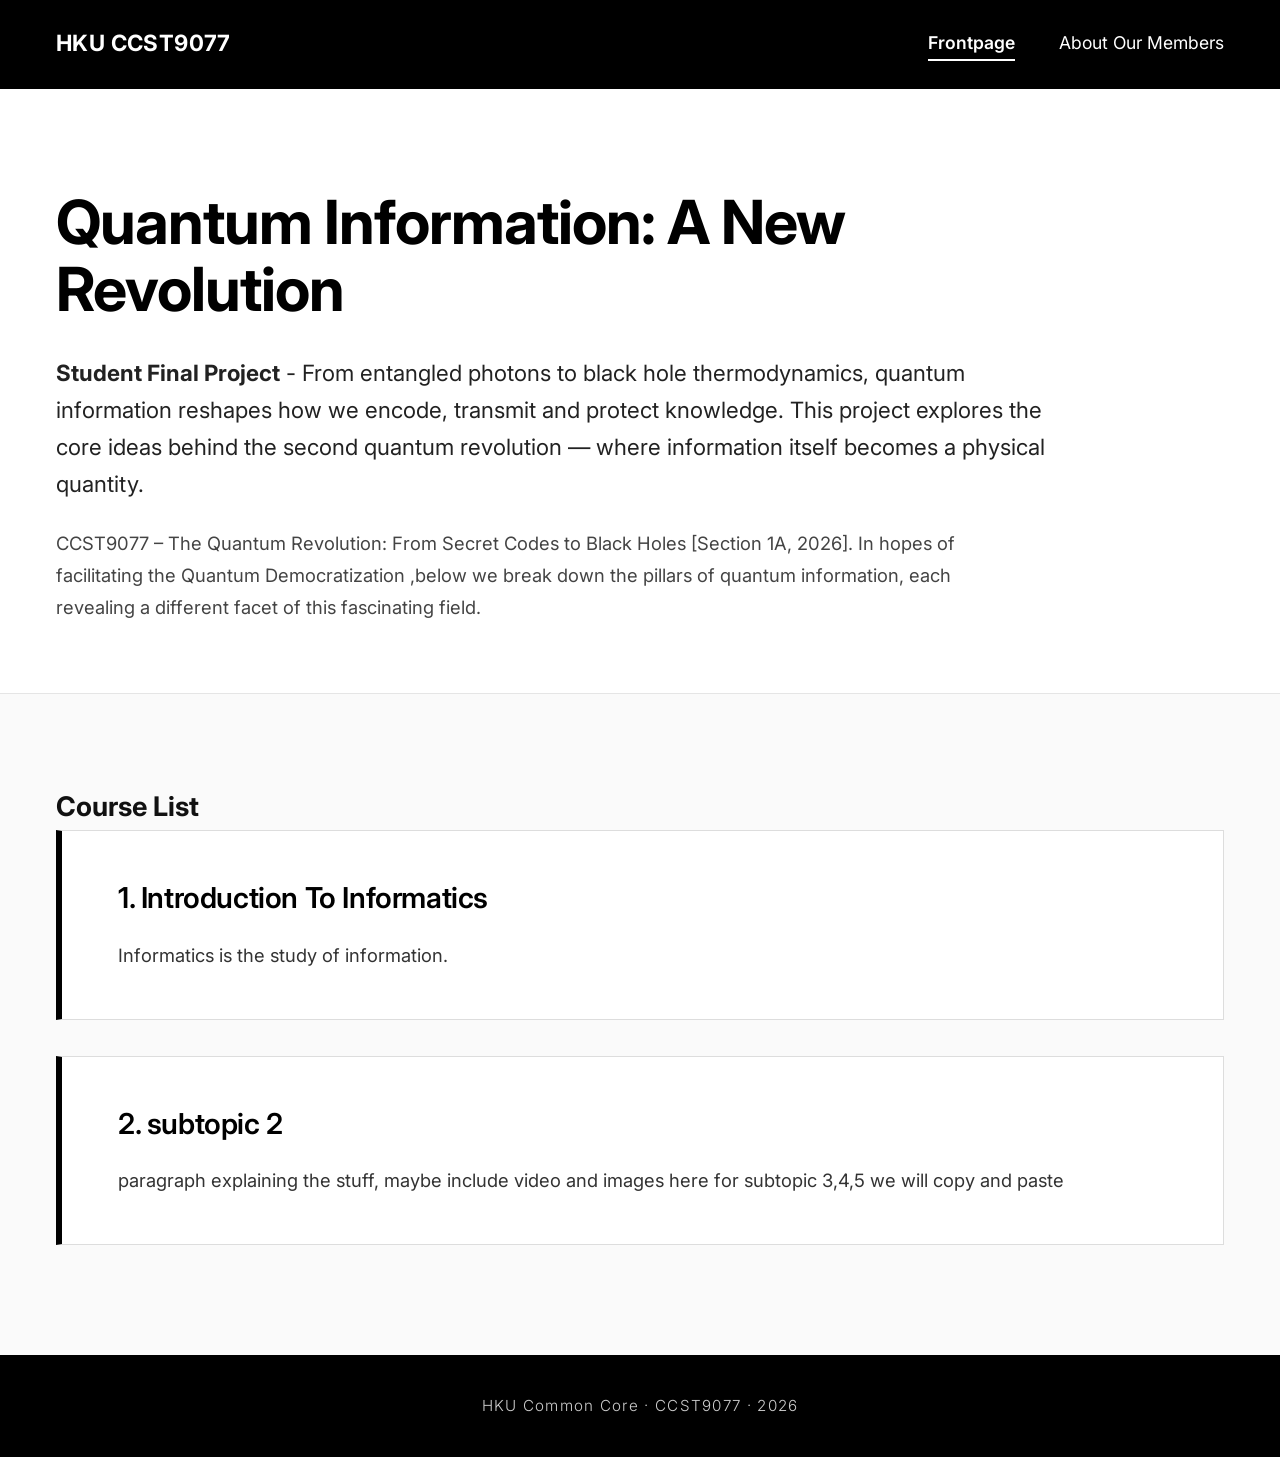
<file: index.html>
<!DOCTYPE html>
<html lang="en">
<head>
    <meta charset="UTF-8">
    <meta name="viewport" content="width=device-width, initial-scale=1.0">
    <title>CCST9077 Final Project · Quantum Information</title>
    <meta name="description" content="CCST9077 – The Quantum Revolution: From Secret Codes to Black Holes [Section 1A, 2026]">
    <link rel="icon" type="image/png" href="hku-logo.png">
    <link rel="stylesheet" href="style.css">
    <link href="https://fonts.googleapis.com/css2?family=Inter:opsz,wght@14..32,300;400;500;600;700&display=swap" rel="stylesheet">
</head>
<body>
    <header class="header">
        <div class="container nav-container">
            <div class="logo"><a href="https://commoncore.hku.hk/ccst9077/" target="_blank" rel="noopener noreferrer">HKU CCST9077</a></div>
            <nav class="navbar">
                <ul class="nav-menu">
                    <li class="nav-item"><a href="index.html" class="nav-link active-nav">Frontpage</a></li>
                    <li class="nav-item"><a href="about.html" class="nav-link">About Our Members</a></li>
                </ul>
            </nav>
        </div>
    </header>

    <main>
        <section class="main-description">
            <div class="container">
                <h1>Quantum Information: A New Revolution</h1>
                <p class="lead">
                    <strong>Student Final Project</strong> - From entangled photons to black hole thermodynamics, quantum information 
                    reshapes how we encode, transmit and protect knowledge. This project explores 
                    the core ideas behind the second quantum revolution — where information itself 
                    becomes a physical quantity.
                </p>
                <p>
                    CCST9077 – The Quantum Revolution: From Secret Codes to Black Holes 
                    [Section 1A, 2026]. In hopes of facilitating the Quantum Democratization ,below we break down the pillars of quantum information, 
                    each revealing a different facet of this fascinating field.
                </p>
            </div>
        </section>

        <section class="quantum-topics">
            <div class="container">
                <h2>Course List</h2>
                <!-- rmb to copy and paste these articles' html when adding new subtopics, by Damian -->
                <article class="topic-card"> 
                    <h2><a href="introduction_to_informatics.html" target="_blank">1. Introduction To Informatics</a></h2>
                    <div class="topic-content">
                        <p>
                            Informatics is the study of information. 
                        </p>
                        
                    </div>
                </article>

                <article class="topic-card">
                    <h2>2. subtopic 2</h2>
                    <div class="topic-content">
                        <p>
                            paragraph explaining the stuff, maybe include video and images here 
                            for subtopic 3,4,5 we will copy and paste
                        </p>
                        
                    </div>
                </article>
            </div>
        </section>

        <section class="bottom-note">
            <div class="container">
                <p>HKU Common Core · CCST9077 · 2026</p>
            </div>
        </section>
    </main>
</body>
</html>
</file>
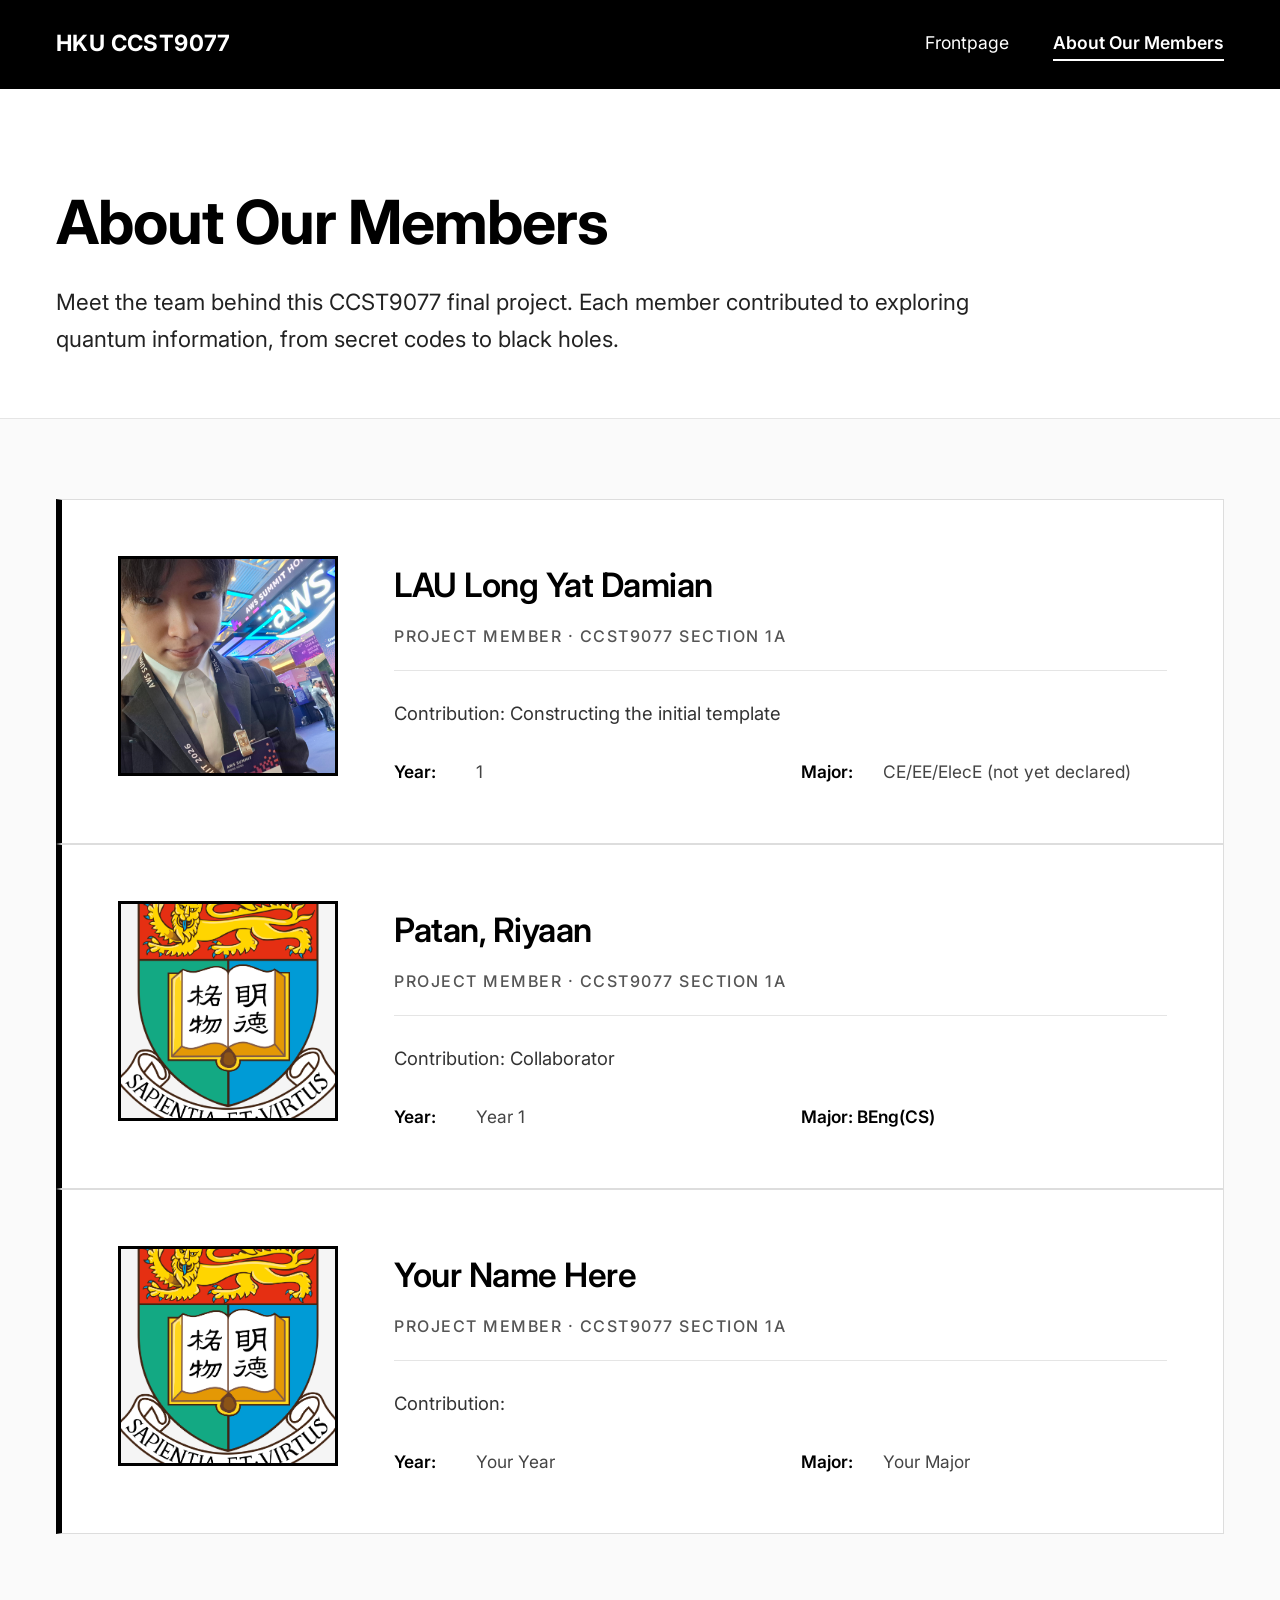
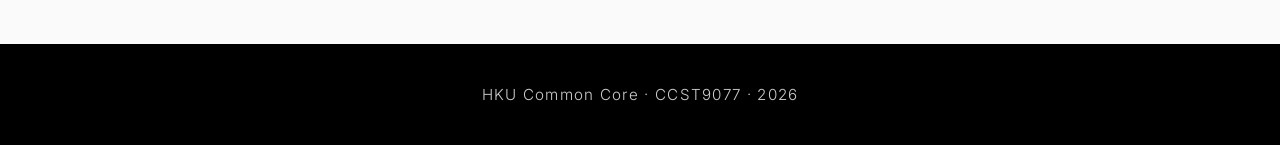
<file: about.html>
<html lang="en">
<head>
    <meta charset="UTF-8">
    <meta name="viewport" content="width=device-width, initial-scale=1.0">
    <title>About Our Members · CCST9077 Final Project</title>
    <meta name="description" content="CCST9077 -The Quantum Revolution: From Secret Codes to Black Holes [Section 1A, 2026]">
    <link rel="icon" type="image/png" href="hku-logo.png">
    <link rel="stylesheet" href="style.css">
    <link href="https://fonts.googleapis.com/css2?family=Inter:opsz,wght@14..32,300;400;500;600;700&display=swap" rel="stylesheet">
</head>
<body>
    <header class="header">
        <div class="container nav-container">
            <div class="logo"><a href="https://commoncore.hku.hk/ccst9077/" target="_blank" rel="noopener noreferrer">HKU CCST9077</a></div>
            <nav class="navbar">
                <ul class="nav-menu">
                    <li class="nav-item"><a href="index.html" class="nav-link">Frontpage</a></li>
                    <li class="nav-item"><a href="about.html" class="nav-link active-nav">About Our Members</a></li>
                </ul>
            </nav>
        </div>
    </header>

    <main>
        <!-- Page intro -->
        <section class="page-intro">
            <div class="container">
                <h1>About Our Members</h1>
                <p class="lead">
                    Meet the team behind this CCST9077 final project. 
                    Each member contributed to exploring quantum information, 
                    from secret codes to black holes.
                </p>
            </div>
        </section>

        <section class="members-section">
            <div class="container">
                
                <article class="member-card">
                    <div class="member-photo">

                        <img src="laulongyat.jpg" alt="Member profile photo" width="160" height="160">
                    </div>
                    <div class="member-info">
                        <h2 class="member-name">LAU Long Yat Damian</h2>
                        <p class="member-role">Project Member · CCST9077 Section 1A</p>
                        <p class="member-bio">
                            Contribution: Constructing the initial template
                        </p>
                        <ul class="member-details">
                            <li><span class="detail-label">Year:</span> 1</li>
                            <li><span class="detail-label">Major:</span> CE/EE/ElecE (not yet declared)</li>
                        </ul>
                    </div>
                </article>

                <article class="member-card">          
                    <div class="member-photo">

                        <img src="hku-logo.png" alt="Member profile photo" width="160" height="160">
                    </div>
                    <div class="member-info">
                        <h2 class="member-name">Patan, Riyaan</h2>
                        <p class="member-role">Project Member · CCST9077 Section 1A</p>
                        <p class="member-bio">
                            Contribution: Collaborator
                        </p>
                        <ul class="member-details">
                            <li><span class="detail-label">Year:</span> Year 1</li>
                            <li><span class="detail-label">Major: BEng(CS)</span> </li>
                        </ul>
                    </div>
                </article>

                 <article class="member-card">          
                    <div class="member-photo">

                        <img src="hku-logo.png" alt="Member profile photo" width="160" height="160">
                    </div>
                    <div class="member-info">
                        <h2 class="member-name">Your Name Here</h2>
                        <p class="member-role">Project Member · CCST9077 Section 1A</p>
                        <p class="member-bio">
                            Contribution:
                        </p>
                        <ul class="member-details">
                            <li><span class="detail-label">Year:</span> Your Year</li>
                            <li><span class="detail-label">Major:</span> Your Major</li>
                        </ul>
                    </div>
                </article>
               
            </div>
        </section>

        <section class="bottom-note">
            <div class="container">
                <p>HKU Common Core · CCST9077 · 2026</p>
            </div>
        </section>
    </main>
</body>
</html>
</file>
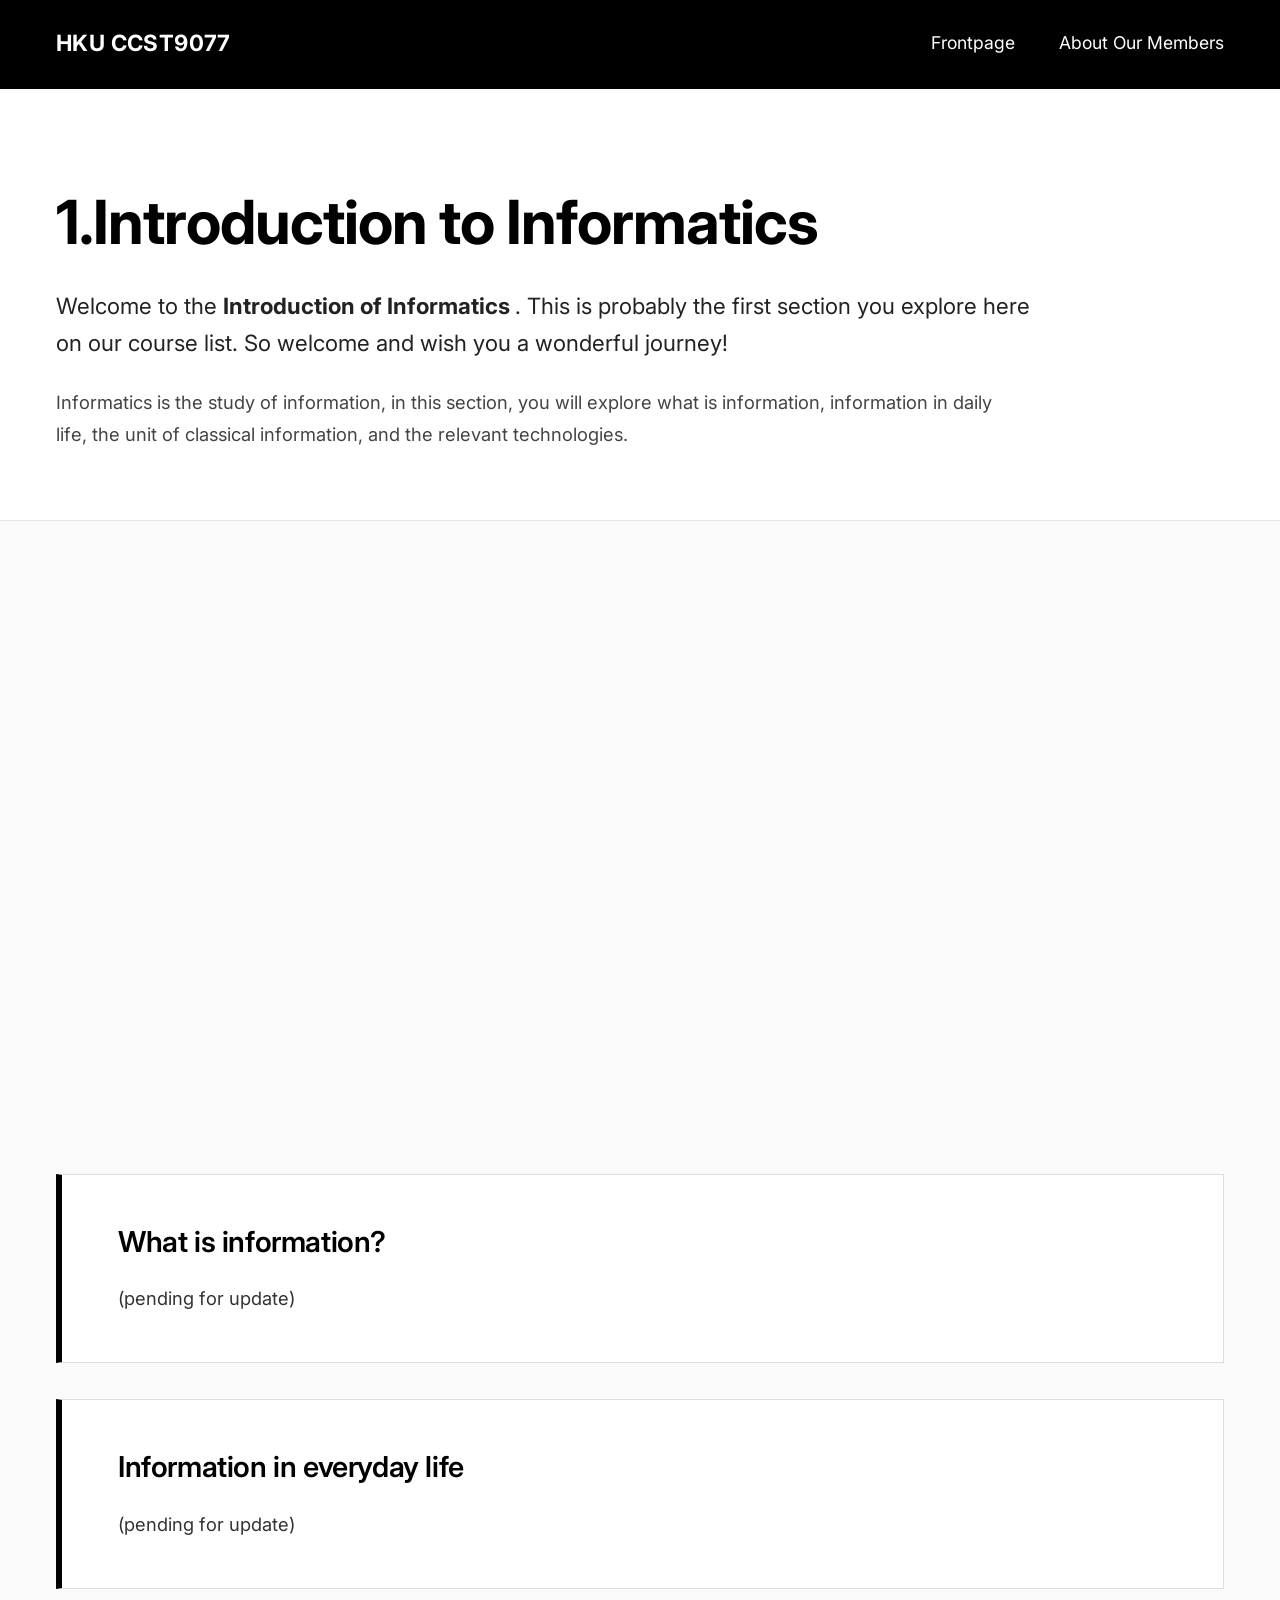
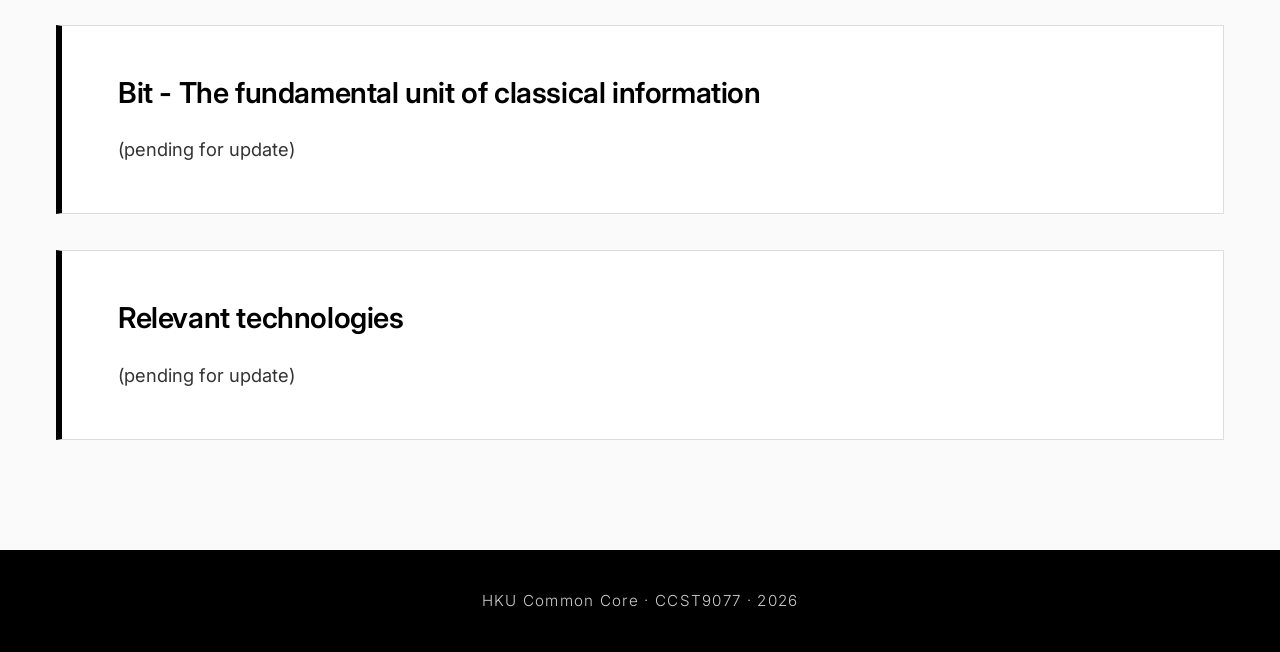
<file: introduction_to_informatics.html>
<!DOCTYPE html>
<html lang="en">
<head>
    <meta charset="UTF-8">
    <meta name="viewport" content="width=device-width, initial-scale=1.0">
    <title>CCST9077 Final Project · Quantum Information</title>
    <meta name="description" content="CCST9077 – The Quantum Revolution: From Secret Codes to Black Holes [Section 1A, 2026]">
    <link rel="icon" type="image/png" href="hku-logo.png">
    <link rel="stylesheet" href="style.css">
    <link href="https://fonts.googleapis.com/css2?family=Inter:opsz,wght@14..32,300;400;500;600;700&display=swap" rel="stylesheet">
</head>
<body>
    <header class="header">
        <div class="container nav-container">
            <div class="logo"><a href="https://commoncore.hku.hk/ccst9077/" target="_blank" rel="noopener noreferrer">HKU CCST9077</a></div>
            <nav class="navbar">
                <ul class="nav-menu">
                    <li class="nav-item"><a href="index.html" class="nav-link">Frontpage</a></li>
                    <li class="nav-item"><a href="about.html" class="nav-link">About Our Members</a></li>
                </ul>
            </nav>
        </div>
    </header>

    <main>
        <section class="main-description">
            <div class="container">
                <h1>1.Introduction to Informatics</h1>
                <p class="lead">
                    Welcome to the <strong> Introduction of Informatics </strong>. This is probably the first section you explore here on our course list. So welcome and wish you a wonderful journey! 
                  
                </p>
                <p>
                    Informatics is the study of information, in this section, you will explore what is information, information in daily life, the unit of classical information, and the relevant technologies.
                </p>
            </div>
        </section>

        <section class="quantum-topics">
            <div class="container">
                <!-- I will replace this YT iframe once we have our own video -->
                <!-- Be aware to delete the youtube frameborder from the yt embed html(if u directly choose to copy embed html), for normal share url rmb to add /embed after youtube.com, also make sure to use my classes instead of yt's -->
                <div class="video-wrapper">
                    <iframe 
                        class="iframes"
                        src="https://www.youtube.com/embed/dQw4w9WgXcQ?si=wbJzURepXO2MTZ7R"
                        title="YouTube video player"
                        allow="accelerometer; autoplay; clipboard-write; encrypted-media; gyroscope; picture-in-picture; web-share"
                        referrerpolicy="strict-origin-when-cross-origin"
                        allowfullscreen>
                    </iframe>
                </div>
                <article class="topic-card"> 
                    <h2>What is information?</h2>
                    <div class="topic-content">
                        <p>
                            (pending for update)
                        </p>
                    </div>
                </article>
                <article class="topic-card"> 
                    <h2>Information in everyday life</h2>
                    <div class="topic-content">
                        <p>
                            (pending for update)
                        </p>
                    </div>
                </article>
                <article class="topic-card"> 
                    <h2>Bit - The fundamental unit of classical information</h2>
                    <div class="topic-content">
                        <p>
                            (pending for update)
                        </p>
                    </div>
                </article>
                <article class="topic-card"> 
                    <h2>Relevant technologies</h2>
                    <div class="topic-content">
                        <p>
                            (pending for update)
                        </p>
                    </div>
                </article>
            </div>
        </section>

        <section class="bottom-note">
            <div class="container">
                <p>HKU Common Core · CCST9077 · 2026</p>
            </div>
        </section>
    </main>
</body>
</html>
</file>
<file: style.css>
/* ---------- Mobile beta version update by Damian ---------- */
*,
*::before,
*::after {
    margin: 0;
    padding: 0;
    box-sizing: border-box;
}

html {
    scroll-behavior: smooth;
    -webkit-text-size-adjust: 100%;
}

body {
    font-family: 'Inter', 'Segoe UI', system-ui, -apple-system, sans-serif;
    font-size: 18px;
    line-height: 1.7;
    color: #111111;
    background: #ffffff;
    -webkit-font-smoothing: antialiased;
    overflow-x: hidden;
}

img {
    display: block;
    max-width: 100%;
    height: auto;
}

a {
    color: inherit;
    text-decoration: none;
}

ul {
    list-style: none;
}

.container {
    width: 100%;
    max-width: 1400px;
    margin: 0 auto;
    padding: 0 56px;
}

.header {
    position: sticky;
    top: 0;
    z-index: 100;
    background: #000000;
    color: #ffffff;
    border-bottom: 3px solid #000000;
}

.nav-container {
    display: flex;
    align-items: center;
    justify-content: space-between;
    padding-top: 24px;
    padding-bottom: 24px;
}

.logo a {
    font-size: 1.4rem;
    font-weight: 700;
    letter-spacing: 0.4px;
    color: #ffffff;
}

.logo a:hover {
    opacity: 0.7;
}

.nav-menu {
    display: flex;
    align-items: center;
    gap: 44px;
}

.nav-link {
    font-size: 1.1rem;
    font-weight: 400;
    color: #ffffff;
    padding-bottom: 6px;
    border-bottom: 2px solid transparent;
    transition: border-color 0.2s ease, opacity 0.2s ease;
}

.nav-link:hover {
    opacity: 0.7;
}

.nav-link.active-nav {
    font-weight: 600;
    border-bottom: 2px solid #ffffff;
}

.main-description {
    padding: 100px 0 70px;
    border-bottom: 1px solid #e5e5e5;
}

.main-description h1 {
    font-size: 3.8rem;
    font-weight: 700;
    line-height: 1.1;
    letter-spacing: -1px;
    color: #000000;
    margin-bottom: 32px;
    max-width: 1000px;
}

.main-description .lead {
    font-size: 1.4rem;
    line-height: 1.65;
    color: #222222;
    max-width: 1000px;
    margin-bottom: 24px;
}

.main-description p:not(.lead) {
    font-size: 1.15rem;
    line-height: 1.75;
    color: #444444;
    max-width: 950px;
}

.video-wrapper {
    width: 100%;
    max-width: 900px;     
    margin: 0 auto 56px;   
}
.iframes {
    display: block;
    width: 100%;
    aspect-ratio: 16 / 9;
    height: auto;
    border: 0;
}

.quantum-topics {
    padding: 90px 0 110px;
    background: #fafafa;
}

.topic-card {
    background: #ffffff;
    border: 1px solid #dddddd;
    border-left: 6px solid #000000;
    padding: 48px 56px;
    margin-bottom: 36px;
    transition: box-shadow 0.2s ease, transform 0.2s ease;
}

.topic-card:last-child {
    margin-bottom: 0;
}

.topic-card:hover {
    box-shadow: 0 10px 30px rgba(0, 0, 0, 0.09);
    transform: translateY(-2px);
}

.topic-card h2 {
    font-size: 1.8rem;
    font-weight: 600;
    line-height: 1.3;
    letter-spacing: -0.4px;
    color: #000000;
    margin-bottom: 22px;
}

.topic-content p {
    font-size: 1.15rem;
    line-height: 1.75;
    color: #333333;
    margin-bottom: 20px;
}

.topic-content p:last-child {
    margin-bottom: 0;
}

.topic-content strong {
    font-weight: 600;
    color: #000000;
}

.page-intro {
    padding: 100px 0 60px;
    border-bottom: 1px solid #e5e5e5;
}

.page-intro h1 {
    font-size: 3.8rem;
    font-weight: 700;
    line-height: 1.1;
    letter-spacing: -1px;
    color: #000000;
    margin-bottom: 28px;
}

.page-intro .lead {
    font-size: 1.4rem;
    line-height: 1.65;
    color: #222222;
    max-width: 1000px;
}

.members-section {
    padding: 80px 0 110px;
    background: #fafafa;
}

.member-card {
    display: flex;
    align-items: flex-start;
    gap: 56px;
    background: #ffffff;
    border: 1px solid #dddddd;
    border-left: 6px solid #000000;
    padding: 56px;
    transition: box-shadow 0.2s ease, transform 0.2s ease;
}

.member-card:hover {
    box-shadow: 0 10px 30px rgba(0, 0, 0, 0.09);
    transform: translateY(-2px);
}

.member-photo {
    width: 220px;
    height: 220px;
    min-width: 220px;
    max-width: 220px;
    min-height: 220px;
    max-height: 220px;
    flex: 0 0 220px;
    overflow: hidden;
    border: 3px solid #000000;
    background: #f5f5f5;
    display: flex;
    align-items: center;
    justify-content: center;
}

.member-photo img {
    width: 220px;
    height: 220px;
    min-width: 220px;
    min-height: 220px;
    max-width: 220px;
    max-height: 220px;
    object-fit: cover;
    display: block;
}

.member-info {
    flex: 1 1 auto;
    min-width: 0;
}

.member-name {
    font-size: 2.1rem;
    font-weight: 600;
    letter-spacing: -0.5px;
    color: #000000;
    margin-bottom: 10px;
}

.member-role {
    font-size: 1rem;
    font-weight: 500;
    text-transform: uppercase;
    letter-spacing: 1.5px;
    color: #555555;
    padding-bottom: 20px;
    margin-bottom: 26px;
    border-bottom: 1px solid #e5e5e5;
}

.member-bio {
    font-size: 1.15rem;
    line-height: 1.75;
    color: #333333;
    margin-bottom: 28px;
}

.member-details {
    display: grid;
    grid-template-columns: repeat(2, minmax(260px, 1fr));
    gap: 14px 40px;
    font-size: 1.08rem;
    color: #444444;
}

.member-details li {
    display: flex;
    gap: 12px;
}

.detail-label {
    font-weight: 600;
    color: #000000;
    min-width: 70px;
}

.bottom-note {
    padding: 38px 0;
    background: #000000;
    color: #ffffff;
    text-align: center;
}

.bottom-note p {
    font-size: 0.95rem;
    font-weight: 300;
    letter-spacing: 1.3px;
    color: #cccccc;
}

@media (max-width: 1024px) {
    .container {
        padding: 0 36px;
    }

    body {
        font-size: 17px;
    }

    .main-description,
    .page-intro {
        padding: 80px 0 56px;
    }

    .main-description h1,
    .page-intro h1 {
        font-size: 3rem;
    }

    .main-description .lead,
    .page-intro .lead {
        font-size: 1.25rem;
    }

    .quantum-topics,
    .members-section {
        padding: 70px 0 90px;
    }

    .topic-card {
        padding: 40px 44px;
    }

    .topic-card h2 {
        font-size: 1.6rem;
    }

    .member-card {
        gap: 40px;
        padding: 44px;
    }

    .member-photo {
        width: 190px;
        height: 190px;
        min-width: 190px;
        max-width: 190px;
        min-height: 190px;
        max-height: 190px;
        flex: 0 0 190px;
    }

    .member-photo img {
        width: 190px;
        height: 190px;
        min-width: 190px;
        min-height: 190px;
        max-width: 190px;
        max-height: 190px;
    }

    .member-name {
        font-size: 1.85rem;
    }
}


@media (max-width: 768px) {
    body {
        font-size: 16px;
    }

    .container {
        padding: 0 22px;
    }

    .nav-container {
        flex-direction: column;
        align-items: flex-start;
        gap: 14px;
        padding-top: 18px;
        padding-bottom: 18px;
    }

    .logo a {
        font-size: 1.2rem;
    }

    .nav-menu {
        gap: 26px;
    }

    .nav-link {
        font-size: 1rem;
    }

    /* Frontpage intro */
    .main-description,
    .page-intro {
        padding: 56px 0 40px;
    }

    .main-description h1,
    .page-intro h1 {
        font-size: 2.2rem;
        letter-spacing: -0.5px;
        margin-bottom: 20px;
    }

    .main-description .lead,
    .page-intro .lead {
        font-size: 1.1rem;
    }

    .main-description p:not(.lead) {
        font-size: 1rem;
    }
    
    .quantum-topics,
    .members-section {
        padding: 50px 0 70px;
    }

    .topic-card {
        padding: 30px 26px;
        border-left-width: 4px;
        margin-bottom: 24px;
    }

    .topic-card h2 {
        font-size: 1.35rem;
        margin-bottom: 16px;
    }

    .topic-content p {
        font-size: 1rem;
        margin-bottom: 16px;
    }

    .member-card {
        flex-direction: column;
        align-items: center;
        text-align: center;
        gap: 28px;
        padding: 36px 26px;
        border-left-width: 4px;
    }

    .member-photo {
        width: 170px;
        height: 170px;
        min-width: 170px;
        max-width: 170px;
        min-height: 170px;
        max-height: 170px;
        flex: 0 0 170px;
    }

    .member-photo img {
        width: 170px;
        height: 170px;
        min-width: 170px;
        min-height: 170px;
        max-width: 170px;
        max-height: 170px;
    }

    .member-name {
        font-size: 1.6rem;
    }

    .member-role {
        text-align: center;
        font-size: 0.9rem;
        letter-spacing: 1.2px;
    }

    .member-bio {
        font-size: 1rem;
    }

    .member-details {
        grid-template-columns: 1fr;
        text-align: left;
        gap: 10px 0;
        font-size: 1rem;
    }

    .member-details li {
        justify-content: flex-start;
    }

    .detail-label {
        min-width: 64px;
    }

    /* Footer */
    .bottom-note {
        padding: 30px 0;
    }

    .bottom-note p {
        font-size: 0.85rem;
    }
}

@media (max-width: 480px) {
    .container {
        padding: 0 16px;
    }

    .main-description h1,
    .page-intro h1 {
        font-size: 1.85rem;
    }

    .main-description .lead,
    .page-intro .lead {
        font-size: 1.05rem;
    }

    .topic-card {
        padding: 24px 20px;
    }

    .topic-card h2 {
        font-size: 1.2rem;
    }

    .member-card {
        padding: 28px 20px;
        gap: 22px;
    }

    .member-photo {
        width: 150px;
        height: 150px;
        min-width: 150px;
        max-width: 150px;
        min-height: 150px;
        max-height: 150px;
        flex: 0 0 150px;
    }

    .member-photo img {
        width: 150px;
        height: 150px;
        min-width: 150px;
        min-height: 150px;
        max-width: 150px;
        max-height: 150px;
    }

    .member-name {
        font-size: 1.4rem;
    }

    .nav-menu {
        gap: 20px;
    }
}
</file>
